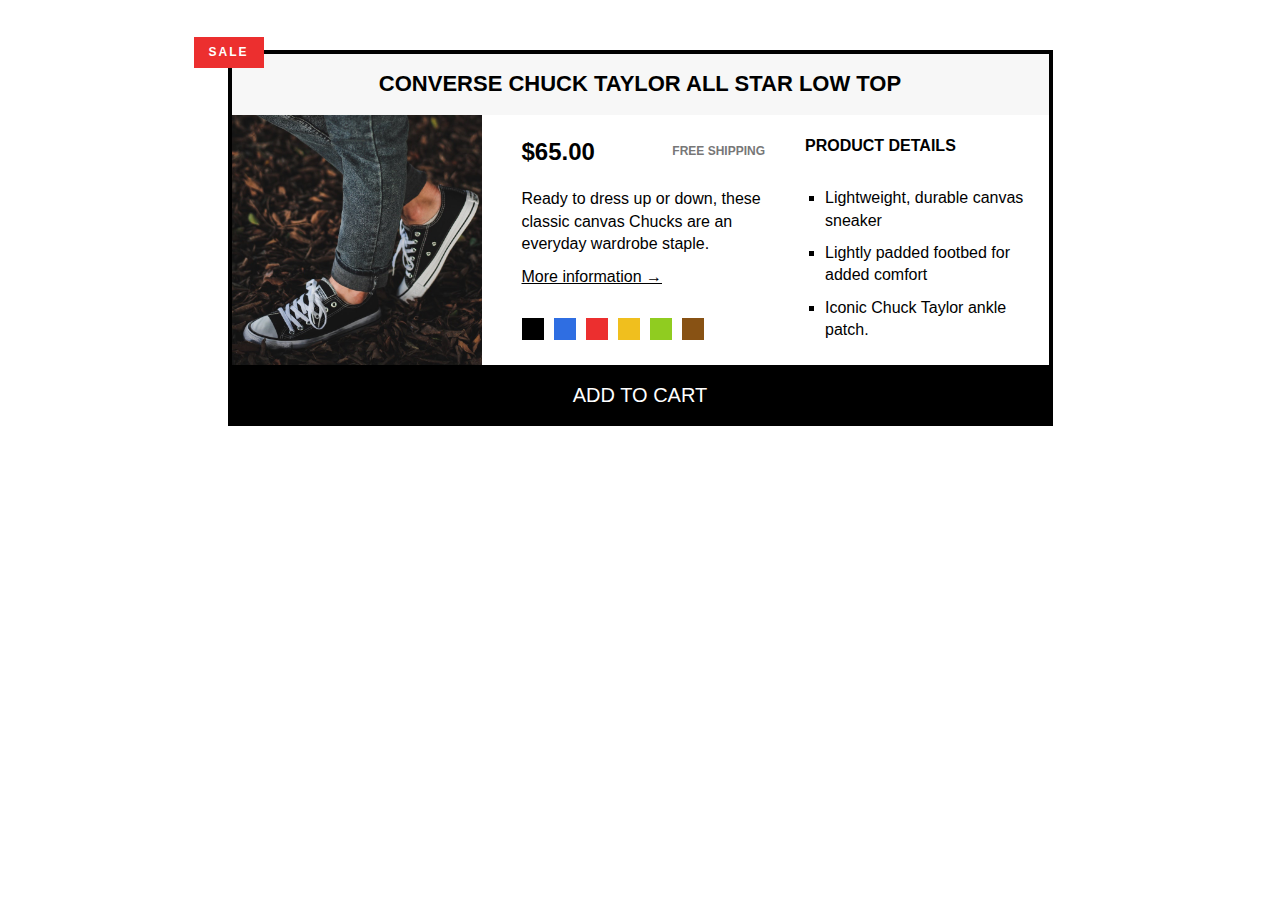
<file: FlexboxAndCSS Grid/index.html>
<!DOCTYPE html>
<html lang="en">
    <head>
        <meta charset="UTF-8" />
        <meta name="viewport" content="width=device-width, initial-scale=1.0" />
        <link href="style.css" rel="stylesheet" />
        <title>Grid</title>
    </head>
    <body>
        <article class="product">
            <h2 class="product-title">Converse Chuck Taylor All Star Low Top</h2>

            <img src="./images/img1.jpeg" alt="Chuck Taylor All Star Shoe" class="product-img" />
            <div class="product-info">
                <div class="product-price">
                    <p class="price"><strong>$65.00</strong></p>
                    <p class="shipping">Free shipping</p>
                </div>
                <p class="sale">Sale</p>

                <p class="product-description">
                    Ready to dress up or down, these classic canvas Chucks are an everyday wardrobe
                    staple.
                </p>
                <a href="https://converse.com" target="_blank" class="more-info"
                    >More information &rarr;</a
                >

                <div class="product-colors">
                    <div class="color"></div>
                    <div class="color color-blue"></div>
                    <div class="color color-red"></div>
                    <div class="color color-yellow"></div>
                    <div class="color color-green"></div>
                    <div class="color color-brown"></div>
                </div>
            </div>

            <div class="product-details">
                <h3 class="details-title">Product details</h3>
                <ul class="details-list">
                    <li>Lightweight, durable canvas sneaker</li>
                    <li>Lightly padded footbed for added comfort</li>
                    <li>Iconic Chuck Taylor ankle patch.</li>
                </ul>
            </div>

            <button class="add-cart">Add to cart</button>
        </article>
    </body>
</html>
</file>
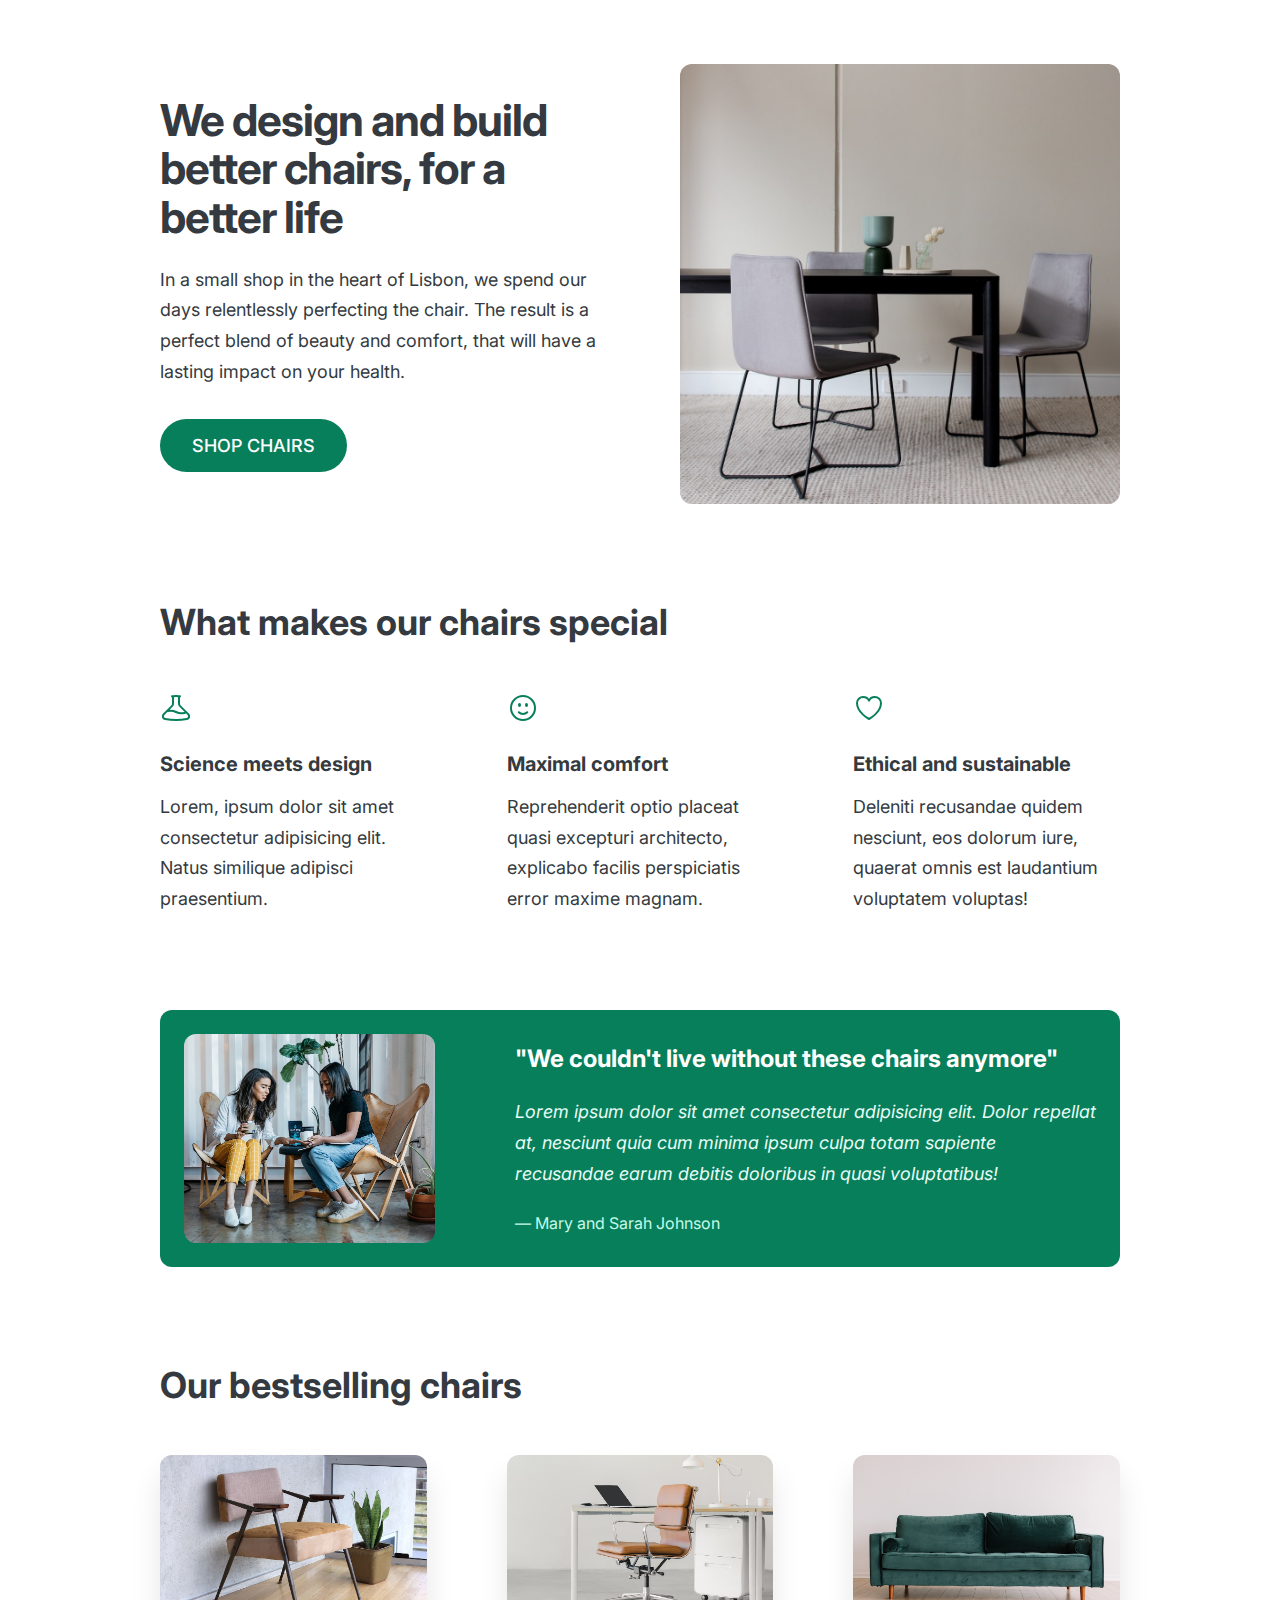
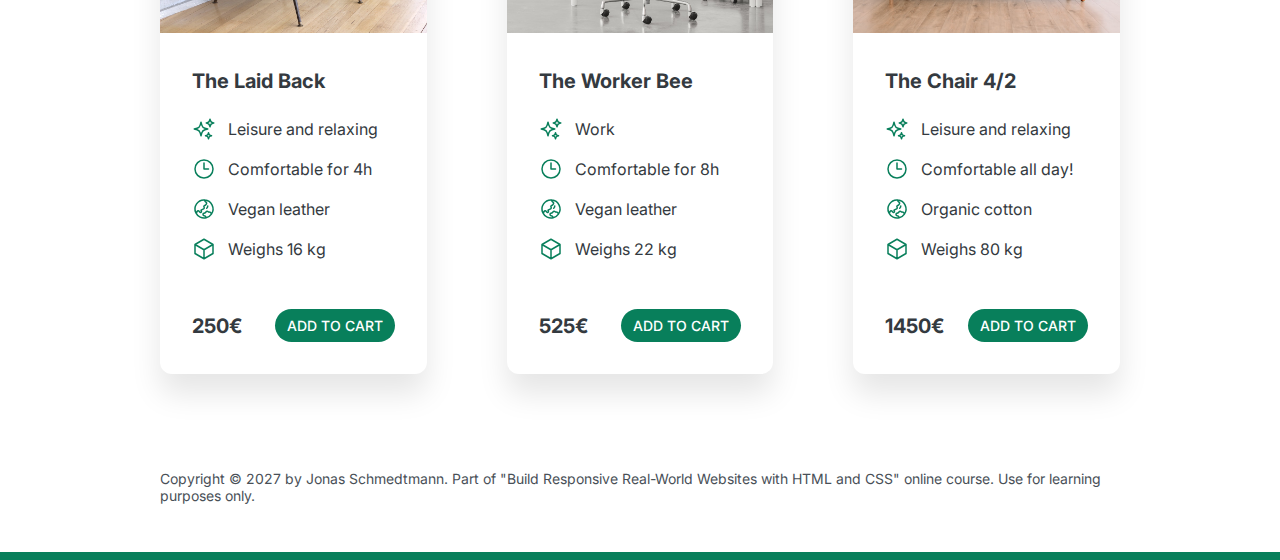
<file: WebDesignRules/index.html>
<!DOCTYPE html>
<html lang="en">
    <head>
        <meta charset="UTF-8" />
        <meta http-equiv="X-UA-Compatible" content="IE=edge" />
        <meta name="viewport" content="width=device-width, initial-scale=1.0" />
        <link rel="preconnect" href="https://fonts.googleapis.com" />
        <link rel="preconnect" href="https://fonts.gstatic.com" crossorigin />
        <link
            href="https://fonts.googleapis.com/css2?family=Inter:wght@100..900&display=swap"
            rel="stylesheet"
        />

        <link rel="stylesheet" href="style.css" />
        <title>Lisbon Chair Shop</title>
    </head>
    <body>
        <div class="container">
            <header>
                <div class="header-text-box">
                    <h1>We design and build better chairs, for a better life</h1>
                    <p class="header-text">
                        In a small shop in the heart of Lisbon, we spend our days relentlessly
                        perfecting the chair. The result is a perfect blend of beauty and comfort,
                        that will have a lasting impact on your health.
                    </p>
                    <a class="btn btn--big" href="#">Shop chairs</a>
                </div>
                <img src="hero.jpg" alt="Photo" />
            </header>

            <section>
                <h2>What makes our chairs special</h2>
                <div class="grid-3-cols">
                    <div>
                        <svg
                            xmlns="http://www.w3.org/2000/svg"
                            fill="none"
                            viewBox="0 0 24 24"
                            stroke-width="1.5"
                            stroke="currentColor"
                            class="features-icon"
                        >
                            <path
                                stroke-linecap="round"
                                stroke-linejoin="round"
                                d="M9.75 3.104v5.714a2.25 2.25 0 0 1-.659 1.591L5 14.5M9.75 3.104c-.251.023-.501.05-.75.082m.75-.082a24.301 24.301 0 0 1 4.5 0m0 0v5.714c0 .597.237 1.17.659 1.591L19.8 15.3M14.25 3.104c.251.023.501.05.75.082M19.8 15.3l-1.57.393A9.065 9.065 0 0 1 12 15a9.065 9.065 0 0 0-6.23-.693L5 14.5m14.8.8 1.402 1.402c1.232 1.232.65 3.318-1.067 3.611A48.309 48.309 0 0 1 12 21c-2.773 0-5.491-.235-8.135-.687-1.718-.293-2.3-2.379-1.067-3.61L5 14.5"
                            />
                        </svg>

                        <p class="features-title"><strong>Science meets design</strong></p>
                        <p class="features-text">
                            Lorem, ipsum dolor sit amet consectetur adipisicing elit. Natus
                            similique adipisci praesentium.
                        </p>
                    </div>

                    <div>
                        <svg
                            xmlns="http://www.w3.org/2000/svg"
                            fill="none"
                            viewBox="0 0 24 24"
                            stroke-width="1.5"
                            stroke="currentColor"
                            class="features-icon"
                        >
                            <path
                                stroke-linecap="round"
                                stroke-linejoin="round"
                                d="M15.182 15.182a4.5 4.5 0 0 1-6.364 0M21 12a9 9 0 1 1-18 0 9 9 0 0 1 18 0ZM9.75 9.75c0 .414-.168.75-.375.75S9 10.164 9 9.75 9.168 9 9.375 9s.375.336.375.75Zm-.375 0h.008v.015h-.008V9.75Zm5.625 0c0 .414-.168.75-.375.75s-.375-.336-.375-.75.168-.75.375-.75.375.336.375.75Zm-.375 0h.008v.015h-.008V9.75Z"
                            />
                        </svg>

                        <p class="features-title">
                            <strong>Maximal comfort</strong>
                        </p>
                        <p class="features-text">
                            Reprehenderit optio placeat quasi excepturi architecto, explicabo
                            facilis perspiciatis error maxime magnam.
                        </p>
                    </div>

                    <div>
                        <svg
                            xmlns="http://www.w3.org/2000/svg"
                            fill="none"
                            viewBox="0 0 24 24"
                            stroke-width="1.5"
                            stroke="currentColor"
                            class="features-icon"
                        >
                            <path
                                stroke-linecap="round"
                                stroke-linejoin="round"
                                d="M21 8.25c0-2.485-2.099-4.5-4.688-4.5-1.935 0-3.597 1.126-4.312 2.733-.715-1.607-2.377-2.733-4.313-2.733C5.1 3.75 3 5.765 3 8.25c0 7.22 9 12 9 12s9-4.78 9-12Z"
                            />
                        </svg>

                        <p class="features-title">
                            <strong>Ethical and sustainable</strong>
                        </p>
                        <p class="features-text">
                            Deleniti recusandae quidem nesciunt, eos dolorum iure, quaerat omnis est
                            laudantium voluptatem voluptas!
                        </p>
                    </div>
                </div>
            </section>

            <section class="testimonial-section">
                <div class="grid-3-cols">
                    <img src="customers.jpg" alt="People sitting on chairs" />
                    <div class="testimonial-box">
                        <h2>"We couldn't live without these chairs anymore"</h2>
                        <blockquote class="testimonial-text">
                            Lorem ipsum dolor sit amet consectetur adipisicing elit. Dolor repellat
                            at, nesciunt quia cum minima ipsum culpa totam sapiente recusandae earum
                            debitis doloribus in quasi voluptatibus!
                        </blockquote>
                        <p class="testimonial-author">&mdash; Mary and Sarah Johnson</p>
                    </div>
                </div>
            </section>

            <section>
                <h2>Our bestselling chairs</h2>
                <div class="grid-3-cols">
                    <figure class="chair">
                        <img src="chair-1.jpg" alt="Chair" />
                        <div class="chair-box">
                            <h3>The Laid Back</h3>
                            <ul class="chair-details">
                                <li>
                                    <svg
                                        xmlns="http://www.w3.org/2000/svg"
                                        fill="none"
                                        viewBox="0 0 24 24"
                                        stroke-width="1.5"
                                        stroke="currentColor"
                                        class="chair-icon"
                                    >
                                        <path
                                            stroke-linecap="round"
                                            stroke-linejoin="round"
                                            d="M9.813 15.904 9 18.75l-.813-2.846a4.5 4.5 0 0 0-3.09-3.09L2.25 12l2.846-.813a4.5 4.5 0 0 0 3.09-3.09L9 5.25l.813 2.846a4.5 4.5 0 0 0 3.09 3.09L15.75 12l-2.846.813a4.5 4.5 0 0 0-3.09 3.09ZM18.259 8.715 18 9.75l-.259-1.035a3.375 3.375 0 0 0-2.455-2.456L14.25 6l1.036-.259a3.375 3.375 0 0 0 2.455-2.456L18 2.25l.259 1.035a3.375 3.375 0 0 0 2.456 2.456L21.75 6l-1.035.259a3.375 3.375 0 0 0-2.456 2.456ZM16.894 20.567 16.5 21.75l-.394-1.183a2.25 2.25 0 0 0-1.423-1.423L13.5 18.75l1.183-.394a2.25 2.25 0 0 0 1.423-1.423l.394-1.183.394 1.183a2.25 2.25 0 0 0 1.423 1.423l1.183.394-1.183.394a2.25 2.25 0 0 0-1.423 1.423Z"
                                        />
                                    </svg>

                                    <!-- Span is a generic INLINE text element, it doesn't have any meaning. It's like a div element, but inline -->
                                    <span>Leisure and relaxing</span>
                                </li>
                                <li>
                                    <svg
                                        xmlns="http://www.w3.org/2000/svg"
                                        fill="none"
                                        viewBox="0 0 24 24"
                                        stroke-width="1.5"
                                        stroke="currentColor"
                                        class="chair-icon"
                                    >
                                        <path
                                            stroke-linecap="round"
                                            stroke-linejoin="round"
                                            d="M12 6v6h4.5m4.5 0a9 9 0 1 1-18 0 9 9 0 0 1 18 0Z"
                                        />
                                    </svg>

                                    <span>Comfortable for 4h</span>
                                </li>
                                <li>
                                    <svg
                                        xmlns="http://www.w3.org/2000/svg"
                                        fill="none"
                                        viewBox="0 0 24 24"
                                        stroke-width="1.5"
                                        stroke="currentColor"
                                        class="chair-icon"
                                    >
                                        <path
                                            stroke-linecap="round"
                                            stroke-linejoin="round"
                                            d="M12.75 3.03v.568c0 .334.148.65.405.864l1.068.89c.442.369.535 1.01.216 1.49l-.51.766a2.25 2.25 0 0 1-1.161.886l-.143.048a1.107 1.107 0 0 0-.57 1.664c.369.555.169 1.307-.427 1.605L9 13.125l.423 1.059a.956.956 0 0 1-1.652.928l-.679-.906a1.125 1.125 0 0 0-1.906.172L4.5 15.75l-.612.153M12.75 3.031a9 9 0 0 0-8.862 12.872M12.75 3.031a9 9 0 0 1 6.69 14.036m0 0-.177-.529A2.25 2.25 0 0 0 17.128 15H16.5l-.324-.324a1.453 1.453 0 0 0-2.328.377l-.036.073a1.586 1.586 0 0 1-.982.816l-.99.282c-.55.157-.894.702-.8 1.267l.073.438c.08.474.49.821.97.821.846 0 1.598.542 1.865 1.345l.215.643m5.276-3.67a9.012 9.012 0 0 1-5.276 3.67m0 0a9 9 0 0 1-10.275-4.835M15.75 9c0 .896-.393 1.7-1.016 2.25"
                                        />
                                    </svg>

                                    <span>Vegan leather</span>
                                </li>
                                <li>
                                    <svg
                                        xmlns="http://www.w3.org/2000/svg"
                                        fill="none"
                                        viewBox="0 0 24 24"
                                        stroke-width="1.5"
                                        stroke="currentColor"
                                        class="chair-icon"
                                    >
                                        <path
                                            stroke-linecap="round"
                                            stroke-linejoin="round"
                                            d="m21 7.5-9-5.25L3 7.5m18 0-9 5.25m9-5.25v9l-9 5.25M3 7.5l9 5.25M3 7.5v9l9 5.25m0-9v9"
                                        />
                                    </svg>

                                    <span>Weighs 16 kg</span>
                                </li>
                            </ul>
                            <div class="chair-price">
                                <strong>250€</strong>
                                <a href="#" class="btn btn--small">Add to cart</a>
                            </div>
                        </div>
                    </figure>

                    <figure class="chair">
                        <img src="chair-2.jpg" alt="Chair" />
                        <div class="chair-box">
                            <h3>The Worker Bee</h3>
                            <ul class="chair-details">
                                <li>
                                    <svg
                                        xmlns="http://www.w3.org/2000/svg"
                                        fill="none"
                                        viewBox="0 0 24 24"
                                        stroke-width="1.5"
                                        stroke="currentColor"
                                        class="chair-icon"
                                    >
                                        <path
                                            stroke-linecap="round"
                                            stroke-linejoin="round"
                                            d="M9.813 15.904 9 18.75l-.813-2.846a4.5 4.5 0 0 0-3.09-3.09L2.25 12l2.846-.813a4.5 4.5 0 0 0 3.09-3.09L9 5.25l.813 2.846a4.5 4.5 0 0 0 3.09 3.09L15.75 12l-2.846.813a4.5 4.5 0 0 0-3.09 3.09ZM18.259 8.715 18 9.75l-.259-1.035a3.375 3.375 0 0 0-2.455-2.456L14.25 6l1.036-.259a3.375 3.375 0 0 0 2.455-2.456L18 2.25l.259 1.035a3.375 3.375 0 0 0 2.456 2.456L21.75 6l-1.035.259a3.375 3.375 0 0 0-2.456 2.456ZM16.894 20.567 16.5 21.75l-.394-1.183a2.25 2.25 0 0 0-1.423-1.423L13.5 18.75l1.183-.394a2.25 2.25 0 0 0 1.423-1.423l.394-1.183.394 1.183a2.25 2.25 0 0 0 1.423 1.423l1.183.394-1.183.394a2.25 2.25 0 0 0-1.423 1.423Z"
                                        />
                                    </svg>
                                    <span>Work</span>
                                </li>
                                <li>
                                    <svg
                                        xmlns="http://www.w3.org/2000/svg"
                                        fill="none"
                                        viewBox="0 0 24 24"
                                        stroke-width="1.5"
                                        stroke="currentColor"
                                        class="chair-icon"
                                    >
                                        <path
                                            stroke-linecap="round"
                                            stroke-linejoin="round"
                                            d="M12 6v6h4.5m4.5 0a9 9 0 1 1-18 0 9 9 0 0 1 18 0Z"
                                        />
                                    </svg>
                                    <span>Comfortable for 8h</span>
                                </li>
                                <li>
                                    <svg
                                        xmlns="http://www.w3.org/2000/svg"
                                        fill="none"
                                        viewBox="0 0 24 24"
                                        stroke-width="1.5"
                                        stroke="currentColor"
                                        class="chair-icon"
                                    >
                                        <path
                                            stroke-linecap="round"
                                            stroke-linejoin="round"
                                            d="M12.75 3.03v.568c0 .334.148.65.405.864l1.068.89c.442.369.535 1.01.216 1.49l-.51.766a2.25 2.25 0 0 1-1.161.886l-.143.048a1.107 1.107 0 0 0-.57 1.664c.369.555.169 1.307-.427 1.605L9 13.125l.423 1.059a.956.956 0 0 1-1.652.928l-.679-.906a1.125 1.125 0 0 0-1.906.172L4.5 15.75l-.612.153M12.75 3.031a9 9 0 0 0-8.862 12.872M12.75 3.031a9 9 0 0 1 6.69 14.036m0 0-.177-.529A2.25 2.25 0 0 0 17.128 15H16.5l-.324-.324a1.453 1.453 0 0 0-2.328.377l-.036.073a1.586 1.586 0 0 1-.982.816l-.99.282c-.55.157-.894.702-.8 1.267l.073.438c.08.474.49.821.97.821.846 0 1.598.542 1.865 1.345l.215.643m5.276-3.67a9.012 9.012 0 0 1-5.276 3.67m0 0a9 9 0 0 1-10.275-4.835M15.75 9c0 .896-.393 1.7-1.016 2.25"
                                        />
                                    </svg>
                                    <span>Vegan leather</span>
                                </li>
                                <li>
                                    <svg
                                        xmlns="http://www.w3.org/2000/svg"
                                        fill="none"
                                        viewBox="0 0 24 24"
                                        stroke-width="1.5"
                                        stroke="currentColor"
                                        class="chair-icon"
                                    >
                                        <path
                                            stroke-linecap="round"
                                            stroke-linejoin="round"
                                            d="m21 7.5-9-5.25L3 7.5m18 0-9 5.25m9-5.25v9l-9 5.25M3 7.5l9 5.25M3 7.5v9l9 5.25m0-9v9"
                                        />
                                    </svg>
                                    <span>Weighs 22 kg</span>
                                </li>
                            </ul>
                            <div class="chair-price">
                                <strong>525€</strong>
                                <a href="#" class="btn btn--small">Add to cart</a>
                            </div>
                        </div>
                    </figure>

                    <figure class="chair">
                        <img src="chair-3.jpg" alt="Chair" />
                        <div class="chair-box">
                            <h3>The Chair 4/2</h3>
                            <ul class="chair-details">
                                <li>
                                    <svg
                                        xmlns="http://www.w3.org/2000/svg"
                                        fill="none"
                                        viewBox="0 0 24 24"
                                        stroke-width="1.5"
                                        stroke="currentColor"
                                        class="chair-icon"
                                    >
                                        <path
                                            stroke-linecap="round"
                                            stroke-linejoin="round"
                                            d="M9.813 15.904 9 18.75l-.813-2.846a4.5 4.5 0 0 0-3.09-3.09L2.25 12l2.846-.813a4.5 4.5 0 0 0 3.09-3.09L9 5.25l.813 2.846a4.5 4.5 0 0 0 3.09 3.09L15.75 12l-2.846.813a4.5 4.5 0 0 0-3.09 3.09ZM18.259 8.715 18 9.75l-.259-1.035a3.375 3.375 0 0 0-2.455-2.456L14.25 6l1.036-.259a3.375 3.375 0 0 0 2.455-2.456L18 2.25l.259 1.035a3.375 3.375 0 0 0 2.456 2.456L21.75 6l-1.035.259a3.375 3.375 0 0 0-2.456 2.456ZM16.894 20.567 16.5 21.75l-.394-1.183a2.25 2.25 0 0 0-1.423-1.423L13.5 18.75l1.183-.394a2.25 2.25 0 0 0 1.423-1.423l.394-1.183.394 1.183a2.25 2.25 0 0 0 1.423 1.423l1.183.394-1.183.394a2.25 2.25 0 0 0-1.423 1.423Z"
                                        />
                                    </svg>
                                    <span>Leisure and relaxing</span>
                                </li>
                                <li>
                                    <svg
                                        xmlns="http://www.w3.org/2000/svg"
                                        fill="none"
                                        viewBox="0 0 24 24"
                                        stroke-width="1.5"
                                        stroke="currentColor"
                                        class="chair-icon"
                                    >
                                        <path
                                            stroke-linecap="round"
                                            stroke-linejoin="round"
                                            d="M12 6v6h4.5m4.5 0a9 9 0 1 1-18 0 9 9 0 0 1 18 0Z"
                                        />
                                    </svg>
                                    <span>Comfortable all day!</span>
                                </li>
                                <li>
                                    <svg
                                        xmlns="http://www.w3.org/2000/svg"
                                        fill="none"
                                        viewBox="0 0 24 24"
                                        stroke-width="1.5"
                                        stroke="currentColor"
                                        class="chair-icon"
                                    >
                                        <path
                                            stroke-linecap="round"
                                            stroke-linejoin="round"
                                            d="M12.75 3.03v.568c0 .334.148.65.405.864l1.068.89c.442.369.535 1.01.216 1.49l-.51.766a2.25 2.25 0 0 1-1.161.886l-.143.048a1.107 1.107 0 0 0-.57 1.664c.369.555.169 1.307-.427 1.605L9 13.125l.423 1.059a.956.956 0 0 1-1.652.928l-.679-.906a1.125 1.125 0 0 0-1.906.172L4.5 15.75l-.612.153M12.75 3.031a9 9 0 0 0-8.862 12.872M12.75 3.031a9 9 0 0 1 6.69 14.036m0 0-.177-.529A2.25 2.25 0 0 0 17.128 15H16.5l-.324-.324a1.453 1.453 0 0 0-2.328.377l-.036.073a1.586 1.586 0 0 1-.982.816l-.99.282c-.55.157-.894.702-.8 1.267l.073.438c.08.474.49.821.97.821.846 0 1.598.542 1.865 1.345l.215.643m5.276-3.67a9.012 9.012 0 0 1-5.276 3.67m0 0a9 9 0 0 1-10.275-4.835M15.75 9c0 .896-.393 1.7-1.016 2.25"
                                        />
                                    </svg>
                                    <span>Organic cotton</span>
                                </li>
                                <li>
                                    <svg
                                        xmlns="http://www.w3.org/2000/svg"
                                        fill="none"
                                        viewBox="0 0 24 24"
                                        stroke-width="1.5"
                                        stroke="currentColor"
                                        class="chair-icon"
                                    >
                                        <path
                                            stroke-linecap="round"
                                            stroke-linejoin="round"
                                            d="m21 7.5-9-5.25L3 7.5m18 0-9 5.25m9-5.25v9l-9 5.25M3 7.5l9 5.25M3 7.5v9l9 5.25m0-9v9"
                                        />
                                    </svg>
                                    <span>Weighs 80 kg</span>
                                </li>
                            </ul>
                            <div class="chair-price">
                                <strong>1450€</strong>
                                <a href="#" class="btn btn--small">Add to cart</a>
                            </div>
                        </div>
                    </figure>
                </div>
            </section>

            <footer>
                Copyright &copy; 2027 by Jonas Schmedtmann. Part of "Build Responsive Real-World
                Websites with HTML and CSS" online course. Use for learning purposes only.
            </footer>
        </div>
    </body>
</html>
</file>
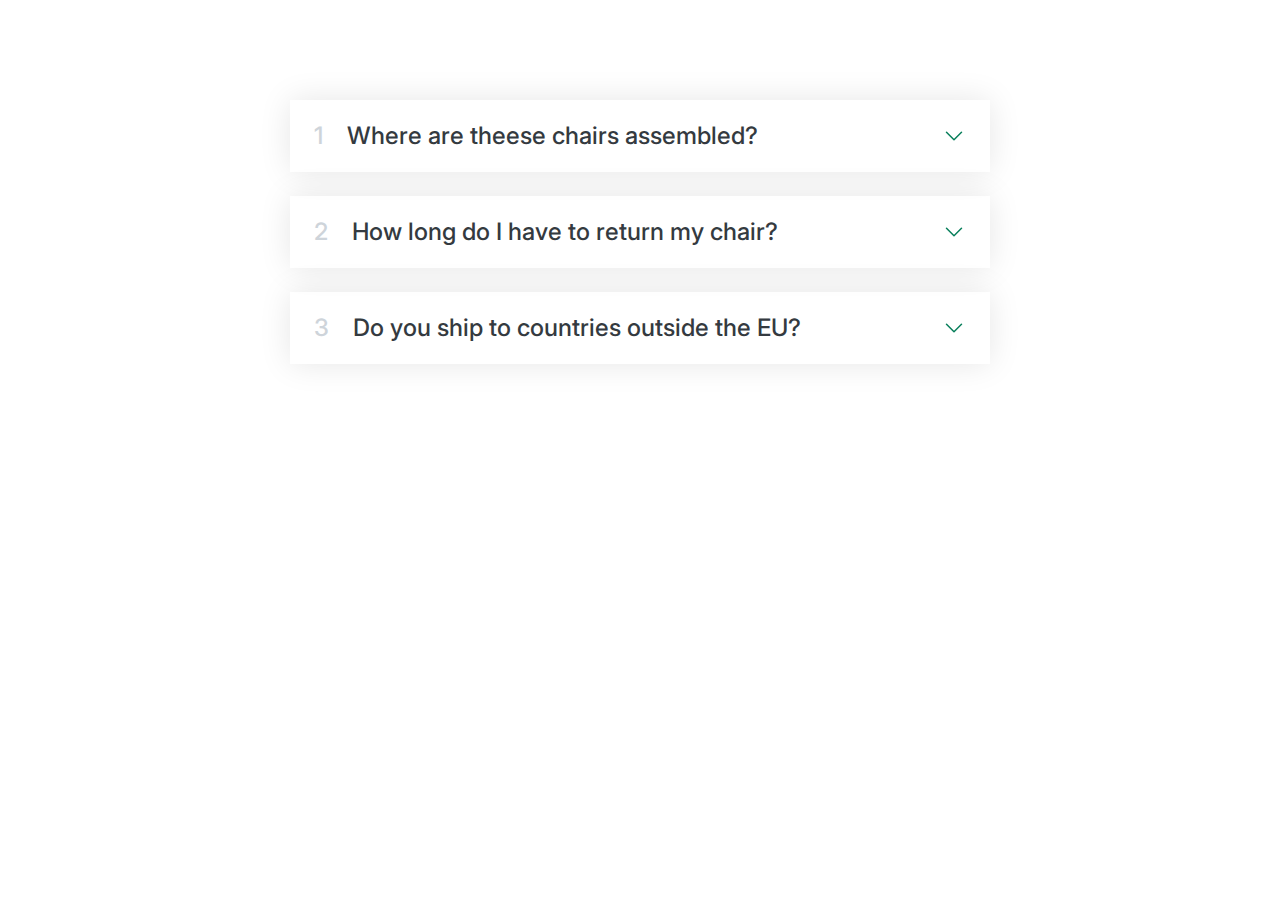
<file: ComponentsAndLayouts/01-accordion.html>
<!DOCTYPE html>
<html lang="en">
    <head>
        <meta charset="UTF-8" />
        <meta name="viewport" content="width=device-width, initial-scale=1.0" />

        <link rel="preconnect" href="https://fonts.googleapis.com" />
        <link rel="preconnect" href="https://fonts.gstatic.com" crossorigin />
        <link
            href="https://fonts.googleapis.com/css2?family=Inter:wght@100..900&display=swap"
            rel="stylesheet"
        />

        <title>Accordion Component</title>

        <style>
            /*
            SPACING SYSTEM (px)
            2 / 4 / 8 / 12 / 16 / 24 / 32 / 48 / 64 / 80 / 96 / 128
            FONT SIZE SYSTEM (px)
            10 / 12 / 14 / 16 / 18 / 20 / 24 / 30 / 36 / 44 / 52 / 62 / 74 / 86 / 98
            */

            /* 
            MAIN COLOR: #087f5b
            GREY COLOR: #343a40
            */

            * {
                margin: 0;
                padding: 0;
                box-sizing: border-box;
            }

            body {
                font-family: "Inter", sans-serif;
                color: #343a40;
                line-height: 1;
            }

            .accordion {
                display: flex;
                flex-direction: column;
                gap: 24px;

                width: 700px;
                margin: 100px auto;
            }

            .item {
                display: grid;
                grid-template-columns: auto 1fr auto;
                column-gap: 24px;
                row-gap: 32px;

                align-items: center;
                box-shadow: 0 0 32px rgba(0, 0, 0, 0.1);
                padding: 24px;
            }

            .number {
                font-size: 24px;
                font-weight: 500;
                color: #ced4da;
            }

            .text {
                font-size: 24px;
                font-weight: 500;
                /* color: #087f5b; */
            }

            .icon {
                width: 24px;
                height: 24px;
                stroke: #087f5b;
                cursor: pointer;
            }

            .hidden-box {
                grid-column: 2;
                display: none;
            }

            .hidden-box p {
                line-height: 1.6;
                margin-bottom: 24px;
            }

            .hidden-box ul {
                color: #868e96;
                margin-left: 18px;

                display: flex;
                flex-direction: column;
                gap: 12px;
            }

            /* OPEN STATE */

            .open {
                border-top: 4px solid #087f5b;
            }

            .open .hidden-box {
                display: block;
            }

            .open .number,
            .open .text {
                color: #087f5b;
            }
        </style>
    </head>
    <body>
        <div class="accordion">
            <div class="item">
                <p class="number">1</p>
                <p class="text">Where are theese chairs assembled?</p>
                <svg
                    xmlns="http://www.w3.org/2000/svg"
                    fill="none"
                    viewBox="0 0 24 24"
                    stroke-width="1.5"
                    stroke="currentColor"
                    class="icon"
                    onclick="toggleAccordion(this)"
                >
                    <path
                        stroke-linecap="round"
                        stroke-linejoin="round"
                        d="m19.5 8.25-7.5 7.5-7.5-7.5"
                    />
                </svg>

                <div class="hidden-box">
                    <p>
                        Lorem ipsum, dolor sit amet consectetur adipisicing elit. Magni explicabo
                        quae reprehenderit error nisi ex cupiditate nulla. Nihil itaque odio dolorum
                        hic molestias facere assumenda maiores. Molestias aliquam veniam
                        reprehenderit.
                    </p>
                    <ul>
                        <li>Lorem, ipsum dolor sit amet consectetur adipisicing elit.</li>
                        <li>Repellat quos saepe eius nostrum.</li>
                        <li>Illum exercitationem debitis, quaerat nisi reiciendis.</li>
                        <li>provident consectetur sapiente et velit dolore dicta dolorem eum.</li>
                    </ul>
                </div>
            </div>
            <div class="item">
                <p class="number">2</p>
                <p class="text">How long do I have to return my chair?</p>
                <svg
                    xmlns="http://www.w3.org/2000/svg"
                    fill="none"
                    viewBox="0 0 24 24"
                    stroke-width="1.5"
                    stroke="currentColor"
                    class="icon"
                    onclick="toggleAccordion(this)"
                >
                    <path
                        stroke-linecap="round"
                        stroke-linejoin="round"
                        d="m19.5 8.25-7.5 7.5-7.5-7.5"
                    />
                </svg>

                <div class="hidden-box">
                    <p>
                        Lorem ipsum, dolor sit amet consectetur adipisicing elit. Magni explicabo
                        quae reprehenderit error nisi ex cupiditate nulla. Nihil itaque odio dolorum
                        hic molestias facere assumenda maiores. Molestias aliquam veniam
                        reprehenderit.
                    </p>
                    <ul>
                        <li>Lorem, ipsum dolor sit amet consectetur adipisicing elit.</li>
                        <li>Repellat quos saepe eius nostrum.</li>
                        <li>Illum exercitationem debitis, quaerat nisi reiciendis.</li>
                        <li>provident consectetur sapiente et velit dolore dicta dolorem eum.</li>
                    </ul>
                </div>
            </div>
            <div class="item">
                <p class="number">3</p>
                <p class="text">Do you ship to countries outside the EU?</p>
                <svg
                    xmlns="http://www.w3.org/2000/svg"
                    fill="none"
                    viewBox="0 0 24 24"
                    stroke-width="1.5"
                    stroke="currentColor"
                    class="icon"
                    onclick="toggleAccordion(this)"
                >
                    <path
                        stroke-linecap="round"
                        stroke-linejoin="round"
                        d="m19.5 8.25-7.5 7.5-7.5-7.5"
                    />
                </svg>

                <div class="hidden-box">
                    <p>
                        Lorem ipsum, dolor sit amet consectetur adipisicing elit. Magni explicabo
                        quae reprehenderit error nisi ex cupiditate nulla. Nihil itaque odio dolorum
                        hic molestias facere assumenda maiores. Molestias aliquam veniam
                        reprehenderit.
                    </p>
                    <ul>
                        <li>Lorem, ipsum dolor sit amet consectetur adipisicing elit.</li>
                        <li>Repellat quos saepe eius nostrum.</li>
                        <li>Illum exercitationem debitis, quaerat nisi reiciendis.</li>
                        <li>provident consectetur sapiente et velit dolore dicta dolorem eum.</li>
                    </ul>
                </div>
            </div>
        </div>
        <script>
            function toggleAccordion(icon) {
                const item = icon.parentElement;
                const isOpen = item.classList.contains("open");

                if (isOpen) {
                    // If item is open, replace SVG with arrow pointing upwards
                    icon.innerHTML = `
                        <svg xmlns="http://www.w3.org/2000/svg" fill="none" viewBox="0 0 24 24" stroke-width="1.5" stroke="currentColor" class="icon" onclick="toggleAccordion(this)">
                            <path stroke-linecap="round" stroke-linejoin="round" d="m19.5 8.25-7.5 7.5-7.5-7.5" />
                        </svg>`;
                } else {
                    // If item is closed, replace SVG with arrow pointing downwards
                    icon.innerHTML = `
                        <svg xmlns="http://www.w3.org/2000/svg" fill="none" viewBox="0 0 24 24" stroke-width="1.5" stroke="currentColor" class="w-6 h-6">
                            <path stroke-linecap="round" stroke-linejoin="round" d="m4.5 15.75 7.5-7.5 7.5 7.5" />
                        </svg>`;
                }

                // Toggle the open/close state of the item
                item.classList.toggle("open");
            }
        </script>
    </body>
</html>
</file>
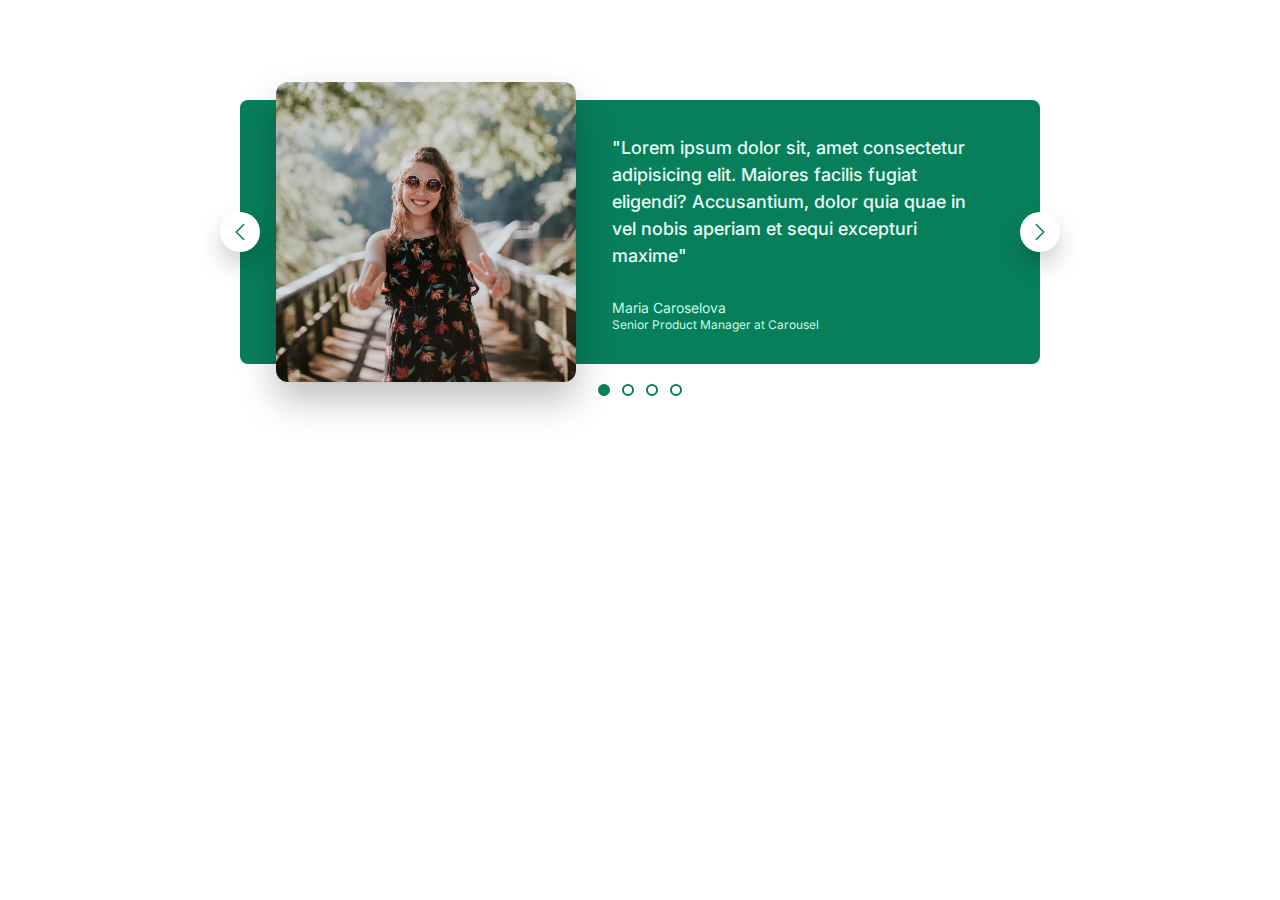
<file: ComponentsAndLayouts/02-carousel.html>
<!DOCTYPE html>
<html lang="en">
    <head>
        <meta charset="UTF-8" />
        <meta name="viewport" content="width=device-width, initial-scale=1.0" />

        <link rel="preconnect" href="https://fonts.googleapis.com" />
        <link rel="preconnect" href="https://fonts.gstatic.com" crossorigin />
        <link
            href="https://fonts.googleapis.com/css2?family=Inter:wght@100..900&display=swap"
            rel="stylesheet"
        />

        <title>Carousel Component</title>

        <style>
            /*
            SPACING SYSTEM (px)
            2 / 4 / 8 / 12 / 16 / 24 / 32 / 48 / 64 / 80 / 96 / 128
            FONT SIZE SYSTEM (px)
            10 / 12 / 14 / 16 / 18 / 20 / 24 / 30 / 36 / 44 / 52 / 62 / 74 / 86 / 98
            */

            /*
            MAIN COLOR: #087f5b
            GREY COLOR: #343a40
            */

            * {
                margin: 0;
                padding: 0;
                box-sizing: border-box;
            }

            body {
                font-family: "Inter", sans-serif;
                color: #343a40;
                line-height: 1;
            }

            .carousel {
                background-color: #087f5b;
                width: 800px;
                margin: 100px auto;
                /* padding: 32px; */
                /* padding-left: 86px; */
                /* padding-right: 48px; */
                padding: 32px 48px 32px 86px;
                border-radius: 8px;

                display: flex;
                align-items: center;
                gap: 86px;

                position: relative;
            }

            img {
                height: 200px;
                transform: scale(1.5);
                border-radius: 8px;
                box-shadow: 0 12px 24px rgba(0, 0, 0, 0.25);
            }

            .testimonial-text {
                font-size: 18px;
                font-weight: 500;
                line-height: 1.5;
                margin-bottom: 32px;
                color: #e6fcf5;
            }

            .testimonial-author {
                font-size: 14px;
                margin-bottom: 4px;
                color: #c3fae8;
            }

            .testimonial-job {
                font-size: 12px;
                color: #c3fae8;
            }

            /* CONTROLS */
            .btn {
                display: flex;
                align-items: center;
                justify-content: center;
                height: 40px;
                width: 40px;
                border: none;
                border-radius: 50%;
                background-color: #fff;
                box-shadow: 0 12px 24px rgba(0, 0, 0, 0.2);
                cursor: pointer;
            }

            .btn--left {
                position: absolute;
                left: 0;
                top: 50%;
                transform: translate(-50%, -50%);
            }

            .btn--right {
                position: absolute;
                right: 0;
                top: 50%;

                transform: translate(50%, -50%);
            }

            .btn-icon {
                height: 24px;
                width: 24px;
                stroke: #087f5b;
            }

            .dots {
                display: flex;
                gap: 12px;

                position: absolute;
                transform: translate(-50%, 32px);
                left: 50%;
                bottom: 0;
            }

            .dot {
                height: 12px;
                width: 12px;
                background-color: #fff;
                border: 2px solid #087f5b;
                border-radius: 50%;
                cursor: pointer;
            }

            .dot--fill {
                background-color: #087f5b;
            }
        </style>
    </head>
    <body>
        <div class="carousel">
            <img src="maria.jpg" alt="Maria Caroselkova" />
            <blockquote class="testimonial">
                <p class="testimonial-text">
                    "Lorem ipsum dolor sit, amet consectetur adipisicing elit. Maiores facilis
                    fugiat eligendi? Accusantium, dolor quia quae in vel nobis aperiam et sequi
                    excepturi maxime"
                </p>
                <p class="testimonial-author">Maria Caroselova</p>
                <p class="testimonial-job">Senior Product Manager at Carousel</p>
            </blockquote>
            <button class="btn btn--left">
                <svg
                    xmlns="http://www.w3.org/2000/svg"
                    fill="none"
                    viewBox="0 0 24 24"
                    stroke-width="1.5"
                    stroke="currentColor"
                    class="btn-icon"
                >
                    <path
                        stroke-linecap="round"
                        stroke-linejoin="round"
                        d="M15.75 19.5 8.25 12l7.5-7.5"
                    />
                </svg>
            </button>
            <button class="btn btn--right">
                <svg
                    xmlns="http://www.w3.org/2000/svg"
                    fill="none"
                    viewBox="0 0 24 24"
                    stroke-width="1.5"
                    stroke="currentColor"
                    class="btn-icon"
                >
                    <path
                        stroke-linecap="round"
                        stroke-linejoin="round"
                        d="m8.25 4.5 7.5 7.5-7.5 7.5"
                    />
                </svg>
            </button>
            <div class="dots">
                <button class="dot dot--fill">&nbsp;</button>
                <button class="dot">&nbsp;</button>
                <button class="dot">&nbsp;</button>
                <button class="dot">&nbsp;</button>
            </div>
        </div>
    </body>
</html>
</file>
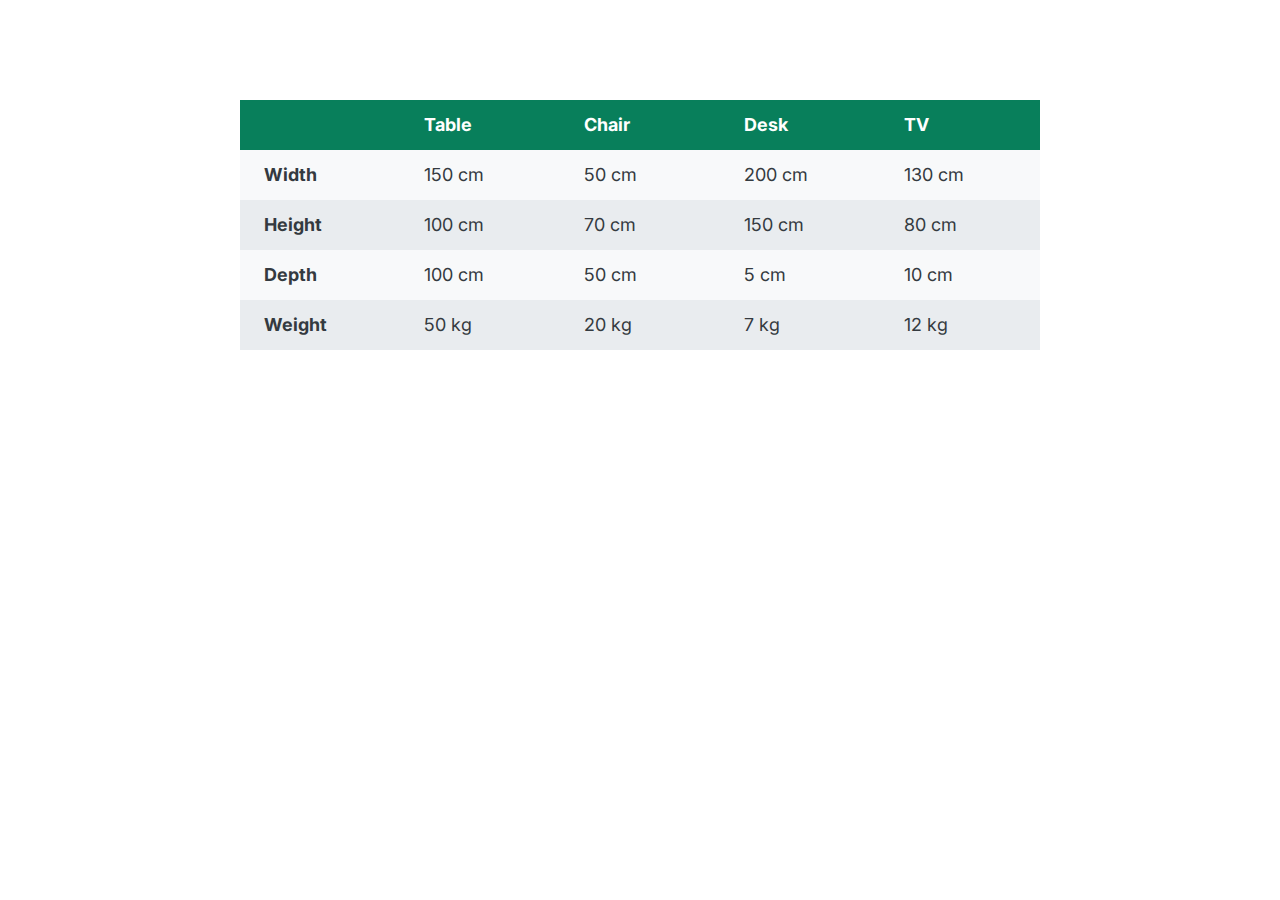
<file: ComponentsAndLayouts/03-table.html>
<!DOCTYPE html>
<html lang="en">
    <head>
        <meta charset="UTF-8" />
        <meta name="viewport" content="width=device-width, initial-scale=1.0" />

        <link rel="preconnect" href="https://fonts.googleapis.com" />
        <link rel="preconnect" href="https://fonts.gstatic.com" crossorigin />
        <link
            href="https://fonts.googleapis.com/css2?family=Inter:wght@100..900&display=swap"
            rel="stylesheet"
        />

        <title>Table Component</title>

        <style>
            /*
            SPACING SYSTEM (px)
            2 / 4 / 8 / 12 / 16 / 24 / 32 / 48 / 64 / 80 / 96 / 128
            FONT SIZE SYSTEM (px)
            10 / 12 / 14 / 16 / 18 / 20 / 24 / 30 / 36 / 44 / 52 / 62 / 74 / 86 / 98
            */

            /*
            MAIN COLOR: #087f5b
            GREY COLOR: #343a40
            */

            * {
                margin: 0;
                padding: 0;
                box-sizing: border-box;
            }

            body {
                font-family: "Inter", sans-serif;
                color: #343a40;
                line-height: 1;
                display: flex;
                justify-content: center;
            }

            table {
                width: 800px;
                margin-top: 100px;
                font-size: 18px;

                /* border: 1px solid #343a40; */
                border-collapse: collapse;
            }

            th,
            td {
                /* border: 1px solid #343a40; */
                padding: 16px 24px;
                text-align: left;
            }

            thead tr {
                background-color: #087f5b;
                color: #fff;
            }

            thead th {
                width: 20%;
            }

            tbody tr:nth-child(odd) {
                background-color: #f8f9fa;
            }

            tbody tr:nth-child(even) {
                background-color: #e9ecef;
            }
        </style>
    </head>
    <body>
        <table>
            <thead>
                <tr>
                    <th></th>
                    <th>Table</th>
                    <th>Chair</th>
                    <th>Desk</th>
                    <th>TV</th>
                </tr>
            </thead>
            <tbody>
                <tr>
                    <th>Width</th>
                    <td>150 cm</td>
                    <td>50 cm</td>
                    <td>200 cm</td>
                    <td>130 cm</td>
                </tr>
                <tr>
                    <th>Height</th>
                    <td>100 cm</td>
                    <td>70 cm</td>
                    <td>150 cm</td>
                    <td>80 cm</td>
                </tr>
                <tr>
                    <th>Depth</th>
                    <td>100 cm</td>
                    <td>50 cm</td>
                    <td>5 cm</td>
                    <td>10 cm</td>
                </tr>
                <tr>
                    <th>Weight</th>
                    <td>50 kg</td>
                    <td>20 kg</td>
                    <td>7 kg</td>
                    <td>12 kg</td>
                </tr>
            </tbody>
        </table>
    </body>
</html>
</file>
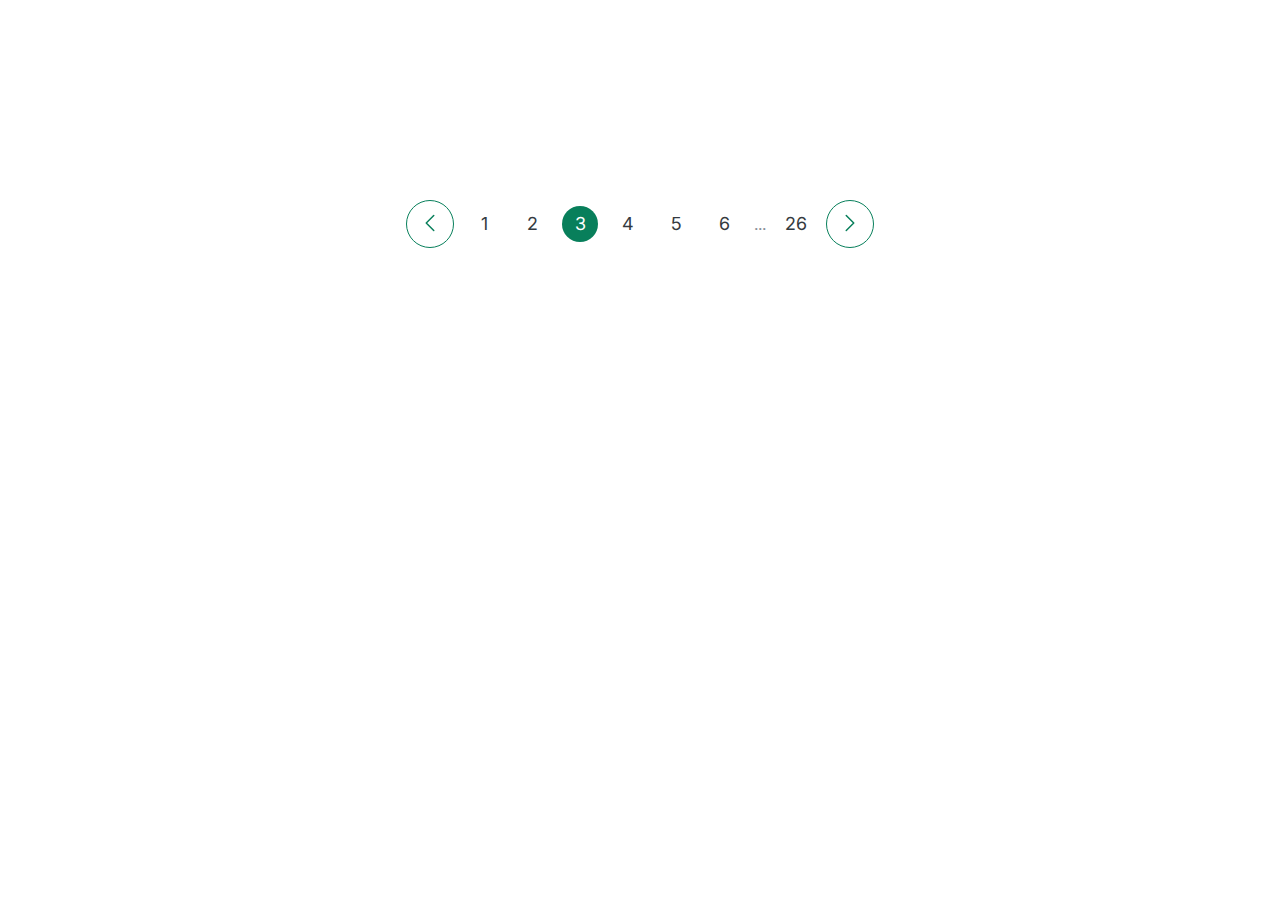
<file: ComponentsAndLayouts/04-pagination.html>
<!DOCTYPE html>
<html lang="en">
    <head>
        <meta charset="UTF-8" />
        <meta name="viewport" content="width=device-width, initial-scale=1.0" />

        <link rel="preconnect" href="https://fonts.googleapis.com" />
        <link rel="preconnect" href="https://fonts.gstatic.com" crossorigin />
        <link
            href="https://fonts.googleapis.com/css2?family=Inter:wght@100..900&display=swap"
            rel="stylesheet"
        />

        <title>Table Component</title>

        <style>
            /*
            SPACING SYSTEM (px)
            2 / 4 / 8 / 12 / 16 / 24 / 32 / 48 / 64 / 80 / 96 / 128
            FONT SIZE SYSTEM (px)
            10 / 12 / 14 / 16 / 18 / 20 / 24 / 30 / 36 / 44 / 52 / 62 / 74 / 86 / 98
            */

            /*
            MAIN COLOR: #087f5b
            GREY COLOR: #343a40
            */

            * {
                margin: 0;
                padding: 0;
                box-sizing: border-box;
            }

            body {
                font-family: "Inter", sans-serif;
                color: #343a40;
                line-height: 1;
                display: flex;
                justify-content: center;
            }

            .pagination {
                display: flex;
                align-items: center;
                gap: 12px;
                margin-top: 200px;
            }

            .btn {
                width: 48px;
                height: 48px;
                border: 1px solid #087f5b;
                border-radius: 50%;
                background: none;
                cursor: pointer;
            }

            .btn:hover {
                background-color: #087f5b;
            }

            .btn:hover .btn-icon {
                stroke: #fff;
            }

            .btn-icon {
                height: 24px;
                width: 24px;
                stroke: #087f5b;
            }

            .page-link:link,
            .page-link:visited {
                display: flex;
                align-items: center;
                justify-content: center;
                font-size: 18px;
                text-decoration: none;
                height: 36px;
                width: 36px;
                color: #343a40;
                border-radius: 50%;
            }

            .page-link:hover,
            .page-link:active,
            .page-link.page-link--current {
                color: #fff;
                background-color: #087f5b;
            }

            .dots {
                color: #868e96;
            }
        </style>
    </head>
    <body>
        <div class="pagination">
            <button class="btn">
                <svg
                    xmlns="http://www.w3.org/2000/svg"
                    fill="none"
                    viewBox="0 0 24 24"
                    stroke-width="1.5"
                    stroke="currentColor"
                    class="btn-icon"
                >
                    <path
                        stroke-linecap="round"
                        stroke-linejoin="round"
                        d="M15.75 19.5 8.25 12l7.5-7.5"
                    />
                </svg>
            </button>
            <a href="#" class="page-link">1</a>
            <a href="#" class="page-link">2</a>
            <a href="#" class="page-link page-link--current">3</a>
            <a href="#" class="page-link">4</a>
            <a href="#" class="page-link">5</a>
            <a href="#" class="page-link">6</a>
            <span class="dots">...</span>
            <a href="#" class="page-link">26</a>
            <button class="btn">
                <svg
                    xmlns="http://www.w3.org/2000/svg"
                    fill="none"
                    viewBox="0 0 24 24"
                    stroke-width="1.5"
                    stroke="currentColor"
                    class="btn-icon"
                >
                    <path
                        stroke-linecap="round"
                        stroke-linejoin="round"
                        d="m8.25 4.5 7.5 7.5-7.5 7.5"
                    />
                </svg>
            </button>
        </div>
    </body>
</html>
</file>
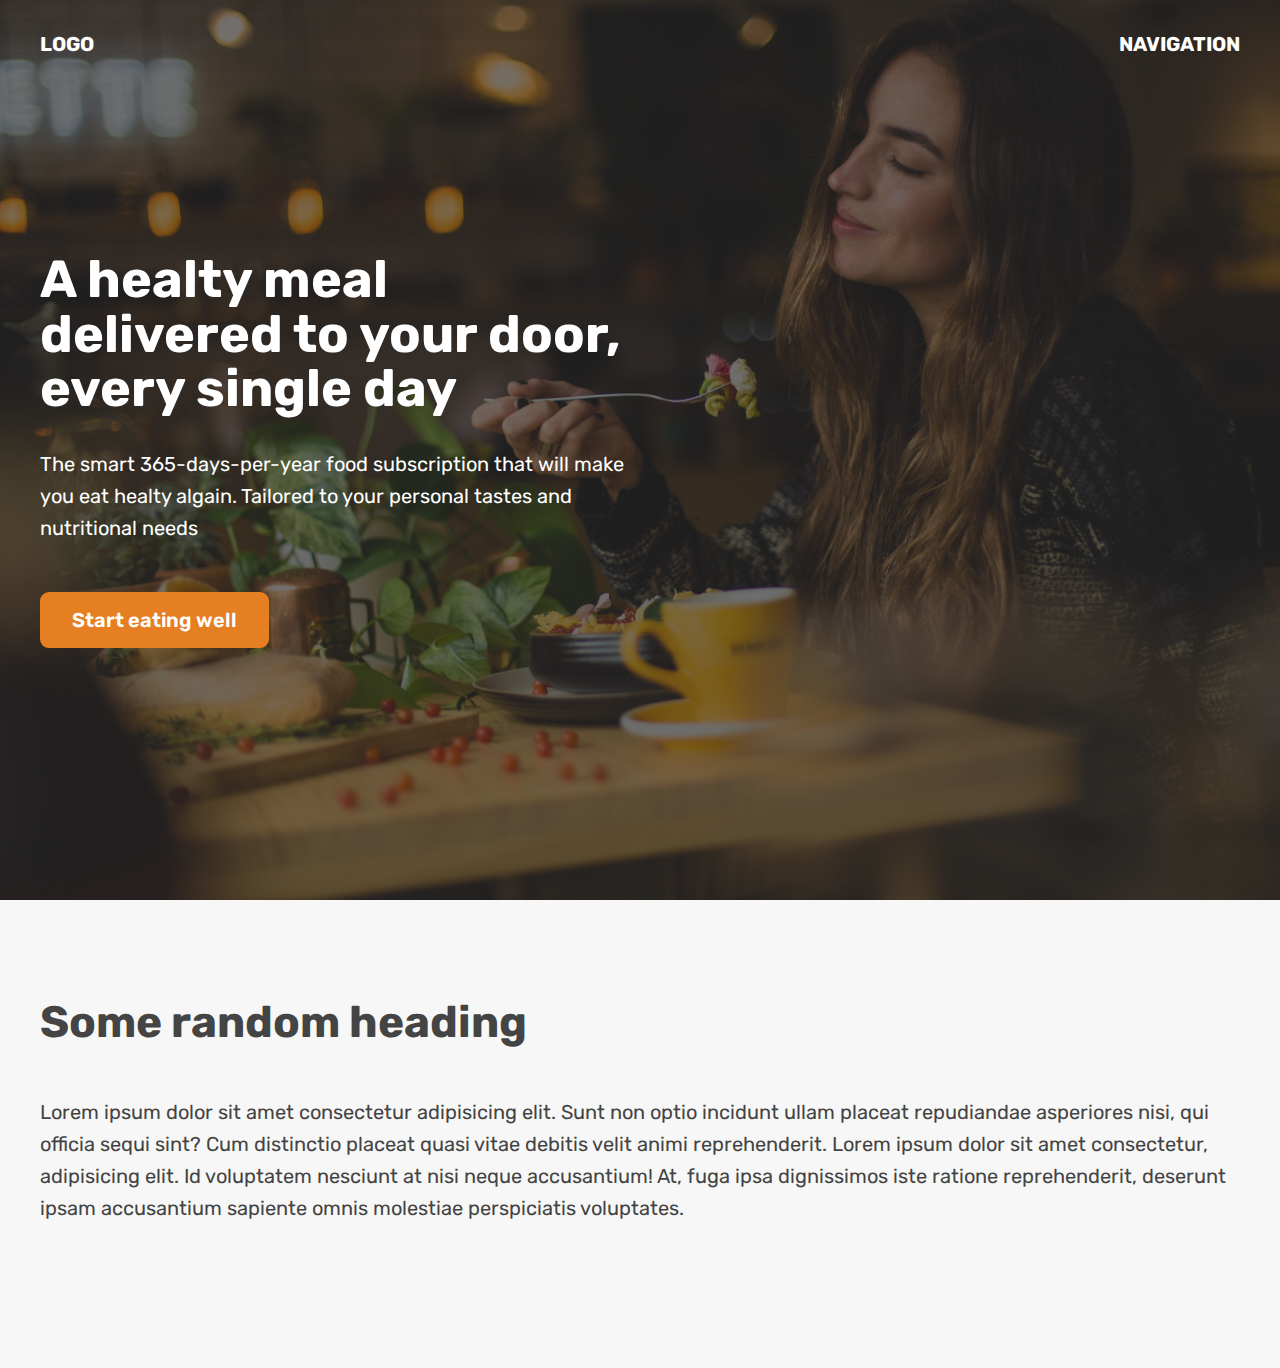
<file: ComponentsAndLayouts/05-hero.html>
<!DOCTYPE html>
<html lang="en">
    <head>
        <meta charset="UTF-8" />
        <meta name="viewport" content="width=device-width, initial-scale=1.0" />
        <link rel="preconnect" href="https://fonts.googleapis.com" />
        <link rel="preconnect" href="https://fonts.gstatic.com" crossorigin />
        <link
            href="https://fonts.googleapis.com/css2?family=Rubik:ital,wght@0,300..900;1,300..900&display=swap"
            rel="stylesheet"
        />
        <title>Omifood Hero Section</title>

        <style>
            * {
                margin: 0;
                padding: 0;
                box-sizing: border-box;
            }

            html {
                font-family: "Rubik", sans-serif;
                color: #444;
            }

            header {
                position: relative;
                height: 100vh;
                background-image: linear-gradient(rgba(34, 34, 34, 0.6), rgba(34, 34, 34, 0.6)),
                    url(hero.jpg);
                background-size: cover;
                color: #fff;
            }

            nav {
                font-size: 20px;
                font-weight: 700;
                display: flex;
                justify-content: space-between;
                padding-top: 32px;
            }

            .container {
                margin: 0 auto;
                width: 1200px;
            }

            .header-container {
                width: 1200px;
                position: absolute;

                /* In relation to PARENT size */
                left: 50%;
                top: 50%;

                /* In relation to ELEMENT size */
                transform: translate(-50%, -50%);
            }

            .header-container-inner {
                width: 50%;
            }

            h1 {
                font-size: 52px;
                margin-bottom: 32px;
                line-height: 1.05;
            }

            p {
                font-size: 20px;
                line-height: 1.6;
                margin-bottom: 48px;
            }

            .btn:link,
            .btn:visited {
                font-size: 20px;
                font-weight: 600;
                background-color: #e67e22;
                color: #fff;
                text-decoration: none;
                display: inline-block;
                padding: 16px 32px;
                border-radius: 9px;
            }

            h2 {
                font-size: 44px;
                margin-bottom: 48px;
            }

            section {
                padding: 96px 0;
                background-color: #f7f7f7;
            }
        </style>
    </head>
    <body>
        <header>
            <nav class="container">
                <div>LOGO</div>
                <div>NAVIGATION</div>
            </nav>

            <div class="header-container">
                <div class="header-container-inner">
                    <h1>A healty meal delivered to your door, every single day</h1>
                    <p>
                        The smart 365-days-per-year food subscription that will make you eat healty
                        algain. Tailored to your personal tastes and nutritional needs
                    </p>
                    <a href="#" class="btn">Start eating well</a>
                </div>
            </div>
        </header>

        <section>
            <div class="container">
                <h2>Some random heading</h2>
                <p>
                    Lorem ipsum dolor sit amet consectetur adipisicing elit. Sunt non optio incidunt
                    ullam placeat repudiandae asperiores nisi, qui officia sequi sint? Cum
                    distinctio placeat quasi vitae debitis velit animi reprehenderit. Lorem ipsum
                    dolor sit amet consectetur, adipisicing elit. Id voluptatem nesciunt at nisi
                    neque accusantium! At, fuga ipsa dignissimos iste ratione reprehenderit,
                    deserunt ipsam accusantium sapiente omnis molestiae perspiciatis voluptates.
                </p>
            </div>
        </section>
    </body>
</html>
</file>
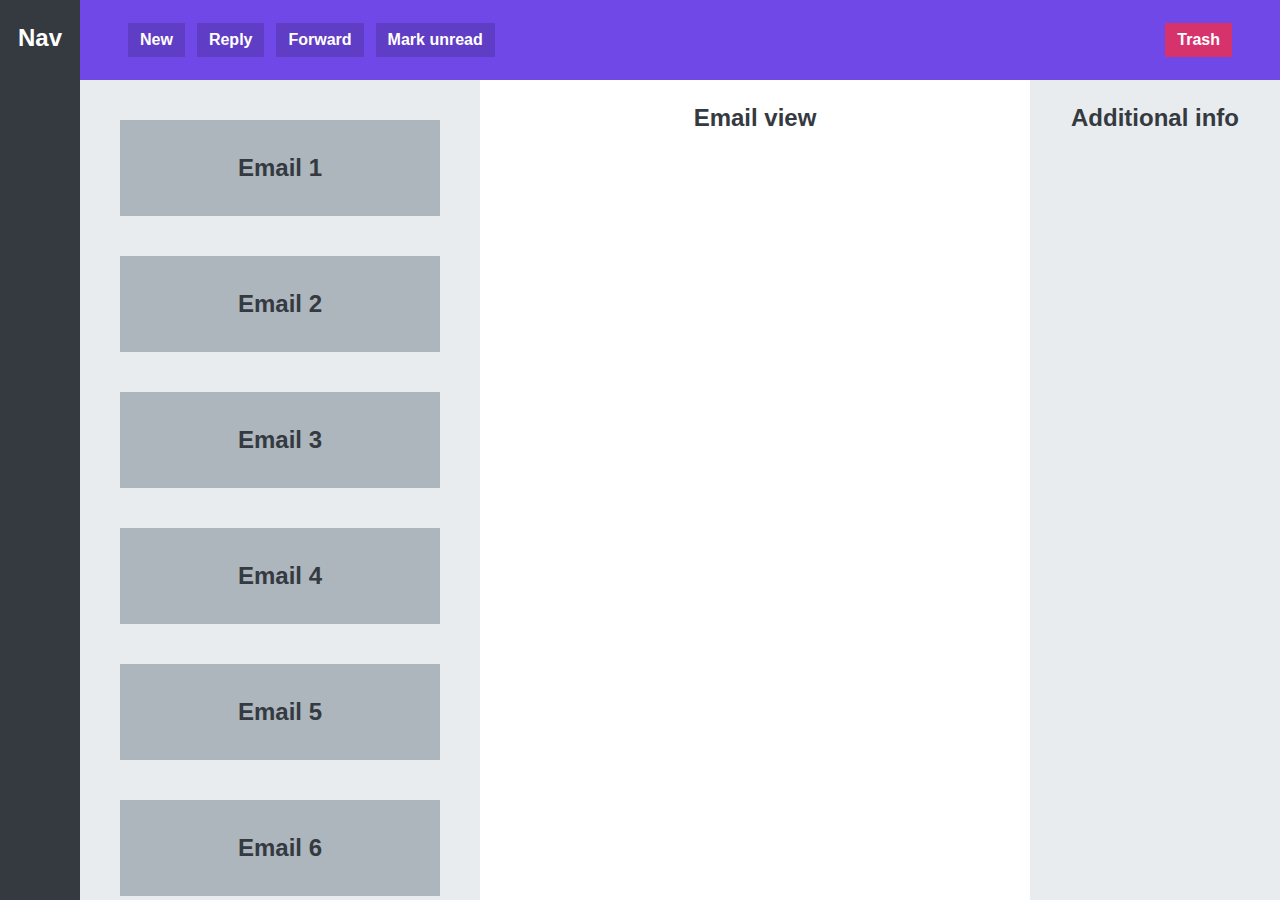
<file: ComponentsAndLayouts/06-app-layout.html>
<!DOCTYPE html>
<html lang="en">
    <head>
        <meta charset="UTF-8" />
        <meta name="viewport" content="width=device-width, initial-scale=1.0" />
        <title>App layout</title>

        <style>
            * {
                margin: 0;
                padding: 0;
                box-sizing: border-box;
            }

            body {
                font-family: sans-serif;
                color: #343a40;
                font-size: 24px;
                text-align: center;
                font-weight: bold;
                height: 100vh;

                display: grid;
                grid-template-columns: 80px 400px 1fr 250px;
                grid-template-rows: 80px 1fr;
            }

            nav,
            section,
            main,
            aside {
                padding-top: 24px;
            }

            nav {
                background-color: #343a40;
                color: white;
                grid-row: 1/-1;
            }

            menu {
                background-color: #7048e8;
                grid-column: 2/-1;

                display: flex;
                align-items: center;
                gap: 12px;
                padding: 0 48px;
            }

            button {
                display: inline-block;
                font-size: 16px;
                font-weight: bold;
                background-color: #5f3dc4;
                border: none;
                cursor: pointer;
                color: #fff;
                padding: 8px 12px;
            }

            button:last-child {
                background-color: #d6336c;
                margin-left: auto;
            }

            section {
                background-color: #e9ecef;
                padding: 40px;

                /* How elements that don't fit into container appear */
                overflow: scroll;

                display: flex;
                flex-direction: column;
                gap: 40px;
            }

            .email {
                background-color: #adb5bd;
                height: 96px;
                flex-shrink: 0;

                display: flex;
                align-items: center;
                justify-content: center;
            }

            aside {
                background-color: #e9ecef;
            }
        </style>
    </head>
    <body>
        <nav>Nav</nav>
        <menu>
            <button>New</button>
            <button>Reply</button>
            <button>Forward</button>
            <button>Mark unread</button>
            <button>Trash</button>
        </menu>
        <section>
            <div class="email">Email 1</div>
            <div class="email">Email 2</div>
            <div class="email">Email 3</div>
            <div class="email">Email 4</div>
            <div class="email">Email 5</div>
            <div class="email">Email 6</div>
            <div class="email">Email 7</div>
            <div class="email">Email 8</div>
            <div class="email">Email 9</div>
            <div class="email">Email 10</div>
        </section>
        <main>Email view</main>
        <aside>Additional info</aside>
    </body>
</html>
</file>
<file: FlexboxAndCSS Grid/style.css>
* {
    margin: 0;
    padding: 0;
    box-sizing: border-box;
}

body {
    font-family: sans-serif;
    line-height: 1.4;
}

.product {
    display: grid;
    column-gap: 40px;
    grid-template-columns: 250px 1fr 1fr;
    border: 4px solid black;
    width: 825px;
    margin: 50px auto;
    position: relative;
}

.product-title {
    grid-column: 1 / -1;
    text-align: center;
    font-size: 22px;
    text-transform: uppercase;
    background-color: #f7f7f7;
    padding: 15px;
}

.product-img {
    height: 250px;
    width: 250px;
}

.product-info {
    margin-top: 20px;
}

.product-price {
    display: flex;
    align-items: center;
    justify-content: space-between;
    margin-bottom: 20px;
}

.price {
    font-size: 24px;
}

.shipping {
    font-size: 12px;
    text-transform: uppercase;
    font-weight: bold;
    color: #777;
}

.sale {
    background-color: #ec2f2f;
    color: #fff;
    font-size: 12px;
    text-transform: uppercase;
    font-weight: bold;
    letter-spacing: 2px;
    padding: 7px 15px;
    display: inline-block;
    position: absolute;
    top: -17px;
    left: -38px;
}

.product-description {
    margin-bottom: 10px;
}

.more-info:link,
.more-info:visited {
    color: black;
    margin-bottom: 30px;
    display: inline-block;
}

.more-info:hover,
.more-info:active {
    text-decoration: none;
}

.product-colors {
    display: flex;
    gap: 10px;
}

.color {
    background-color: #000;
    height: 22px;
    width: 22px;
}

.color-blue {
    background-color: #2f6ee2;
}
.color-red {
    background-color: #ec2f2f;
}
.color-yellow {
    background-color: #f0bf1e;
}
.color-green {
    background-color: #90cc20;
}
.color-brown {
    background-color: #885214;
}

.product-details {
    margin-top: 20px;
}

.details-title {
    text-transform: uppercase;
    font-size: 16px;
    margin-bottom: 30px;
}

.details-list {
    list-style: square;
    margin-left: 20px;
}

.details-list li {
    margin-bottom: 10px;
}

.add-cart {
    grid-column: 1/-1;
    background-color: #000;
    border: none;
    color: #fff;
    font-size: 20px;
    text-transform: uppercase;
    cursor: pointer;
    padding: 15px;
    width: 100%;
    border-top: 4px solid black;
}

.add-cart:hover {
    color: #000;
    background-color: #fff;
}
</file>
<file: WebDesignRules/style.css>
/*
SPACING SYSTEM (px)
2 / 4 / 8 / 12 / 16 / 24 / 32 / 48 / 64 / 80 / 96 / 128

FONT SIZE SYSTEM (px)
10 / 12 / 14 / 16 / 18 / 20 / 24 / 30 / 36 / 44 / 52 / 62 / 74 / 86 / 98
*/

/* 
MAIN COLOR :#087f5b 
GREY COLOR : #343a40
*/

* {
    margin: 0;
    padding: 0;
    box-sizing: border-box;
}

/* ------------------------ */
/* GENERAL STYLES */
/* ------------------------ */
body {
    font-family: "Inter", sans-serif;
    color: #343a40;
    border-bottom: 8px solid #087f5b;
}

.container {
    width: 960px;
    margin: 0 auto;
}

header,
section {
    margin-bottom: 96px;
}

h2 {
    font-size: 36px;
    margin-bottom: 48px;
}

.grid-3-cols {
    display: grid;
    grid-template-columns: repeat(3, 1fr);
    column-gap: 80px;
}

.btn:link,
.btn:visited {
    display: inline-block;
    background-color: #087f5b;
    color: #fff;
    text-decoration: none;
    text-transform: uppercase;
    font-weight: 500;
    border-radius: 100px;
}

.btn--big {
    font-size: 18px;
    padding: 16px 32px;
}

.btn--small {
    font-size: 14px;
    padding: 8px 12px;
}

.btn:hover,
.btn:active {
    background-color: #099268;
}

img {
    border-radius: 12px;
}

/* ------------------------ */
/* COMPONENT STYLES */
/* ------------------------ */

/* HEADER */
header {
    display: grid;
    grid-template-columns: repeat(2, 1fr);
    column-gap: 80px;
    margin-top: 64px;
}

.header-text-box {
    align-self: center;
}

h1 {
    font-size: 44px;
    line-height: 1.1;
    letter-spacing: -1px;
    margin-bottom: 24px;
}

.header-text {
    font-size: 18px;
    line-height: 1.7;
    margin-bottom: 32px;
}

img {
    width: 100%;
}

/* FEATURES */
.features-icon {
    stroke: #087f5b;
    width: 32px;
    height: 32px;
    margin-bottom: 24px;
}

.features-title {
    font-size: 20px;
    margin-bottom: 16px;
}

.features-text {
    font-size: 18px;
    line-height: 1.7;
}

/* TESTIMONIAL */
.testimonial-section {
    background-color: #087f5b;
    color: #fff;
    padding: 24px;
    border-radius: 12px;
}

.testimonial-box {
    grid-column: 2 / -1;
    align-self: center;
}

.testimonial-box h2 {
    font-size: 24px;
    margin-bottom: 24px;
}

.testimonial-text {
    font-style: italic;
    font-size: 18px;
    line-height: 1.7;
    margin-bottom: 24px;
    color: #e6fcf5;
}

.testimonial-author {
    color: #c3fae8;
}

/* CHAIRS */
.chair {
    box-shadow: 0 20px 30px 0 rgba(0, 0, 0, 0.1);
    border-radius: 12px;
}

.chair img {
    border-bottom-left-radius: 0;
    border-bottom-right-radius: 0;
}

.chair-box {
    padding: 32px;
}

h3 {
    font-size: 20px;
    margin-bottom: 24px;
}

.chair-details {
    list-style: none;
    margin-bottom: 48px;
}

.chair-details li {
    display: flex;
    align-items: center;
    gap: 12px;
    margin-bottom: 16px;
}

.chair-details li:last-child {
    margin-bottom: 0;
}

.chair-icon {
    stroke: #087f5b;
    height: 24px;
    width: 24px;
}

.chair-price {
    display: flex;
    justify-content: space-between;
    align-items: center;
    font-size: 20px;
}

footer {
    font-size: 14px;
    color: #495057;
    margin-bottom: 48px;
}
</file>
